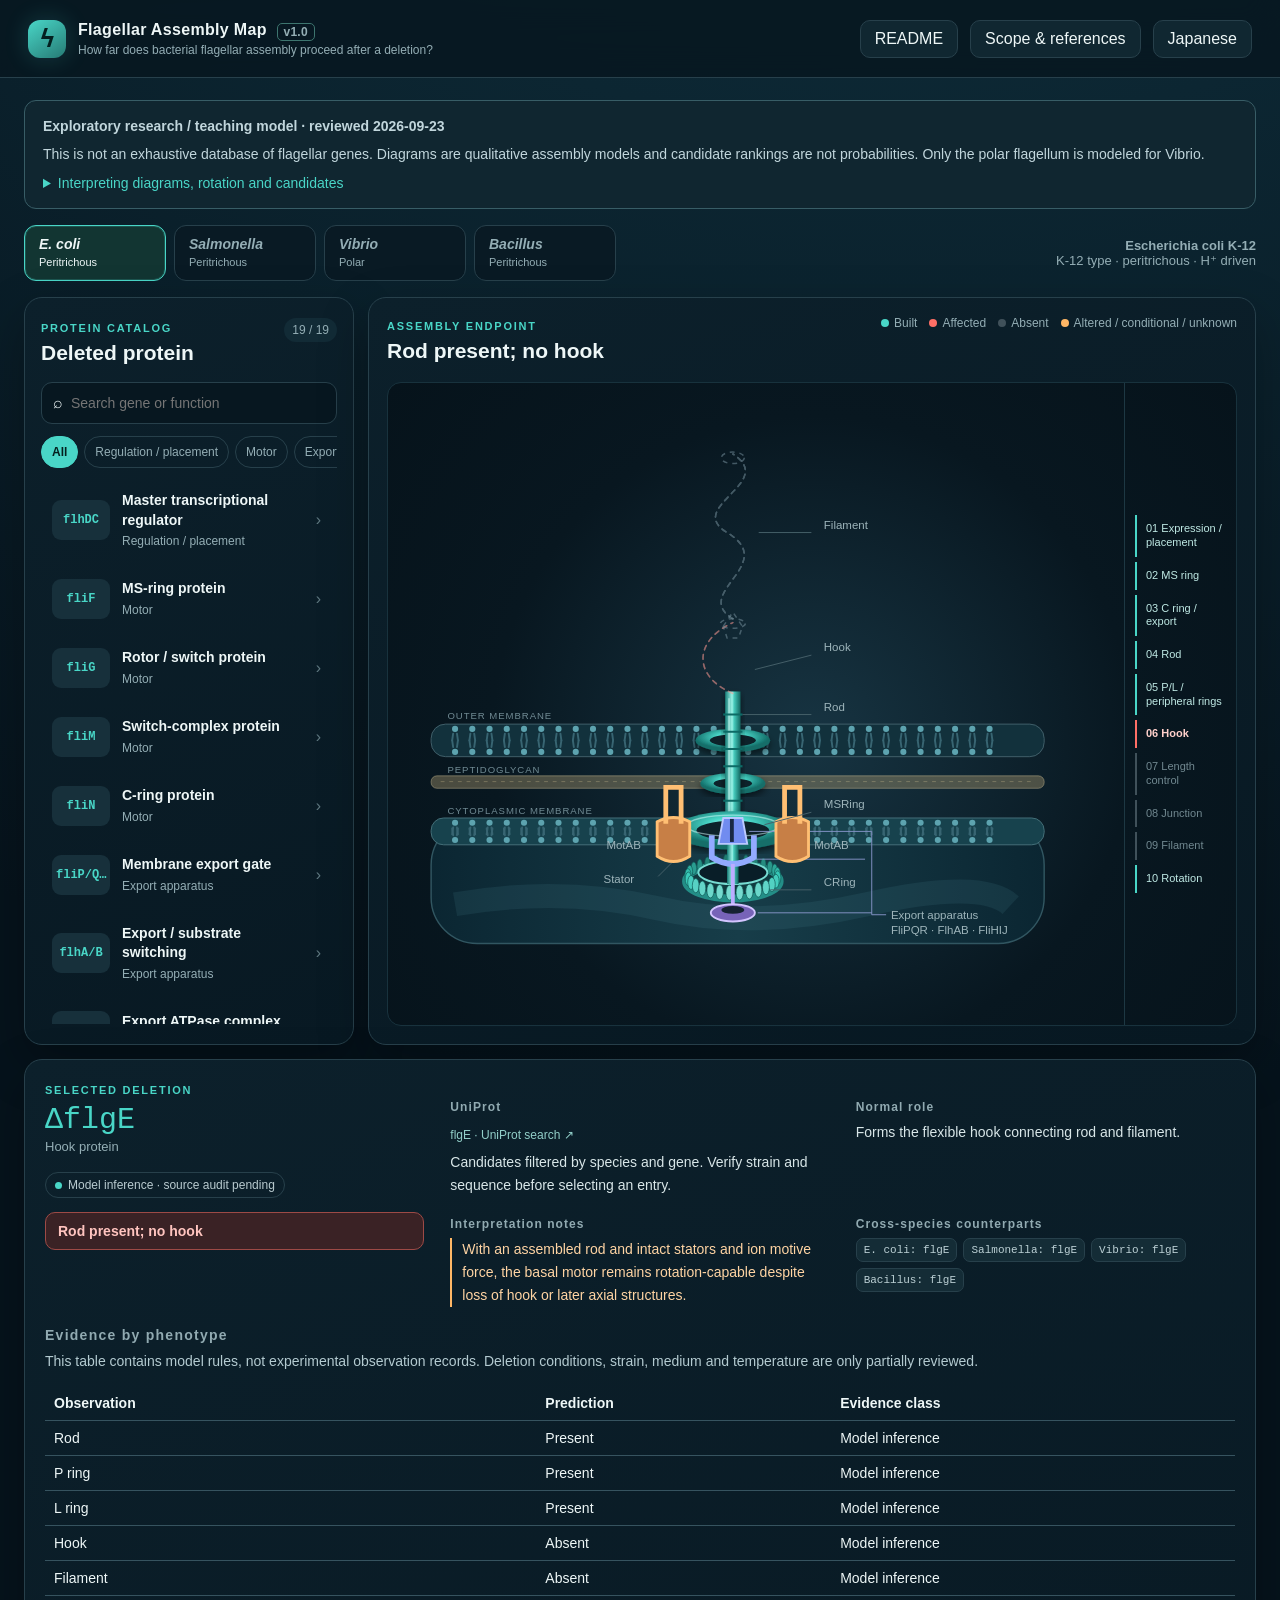
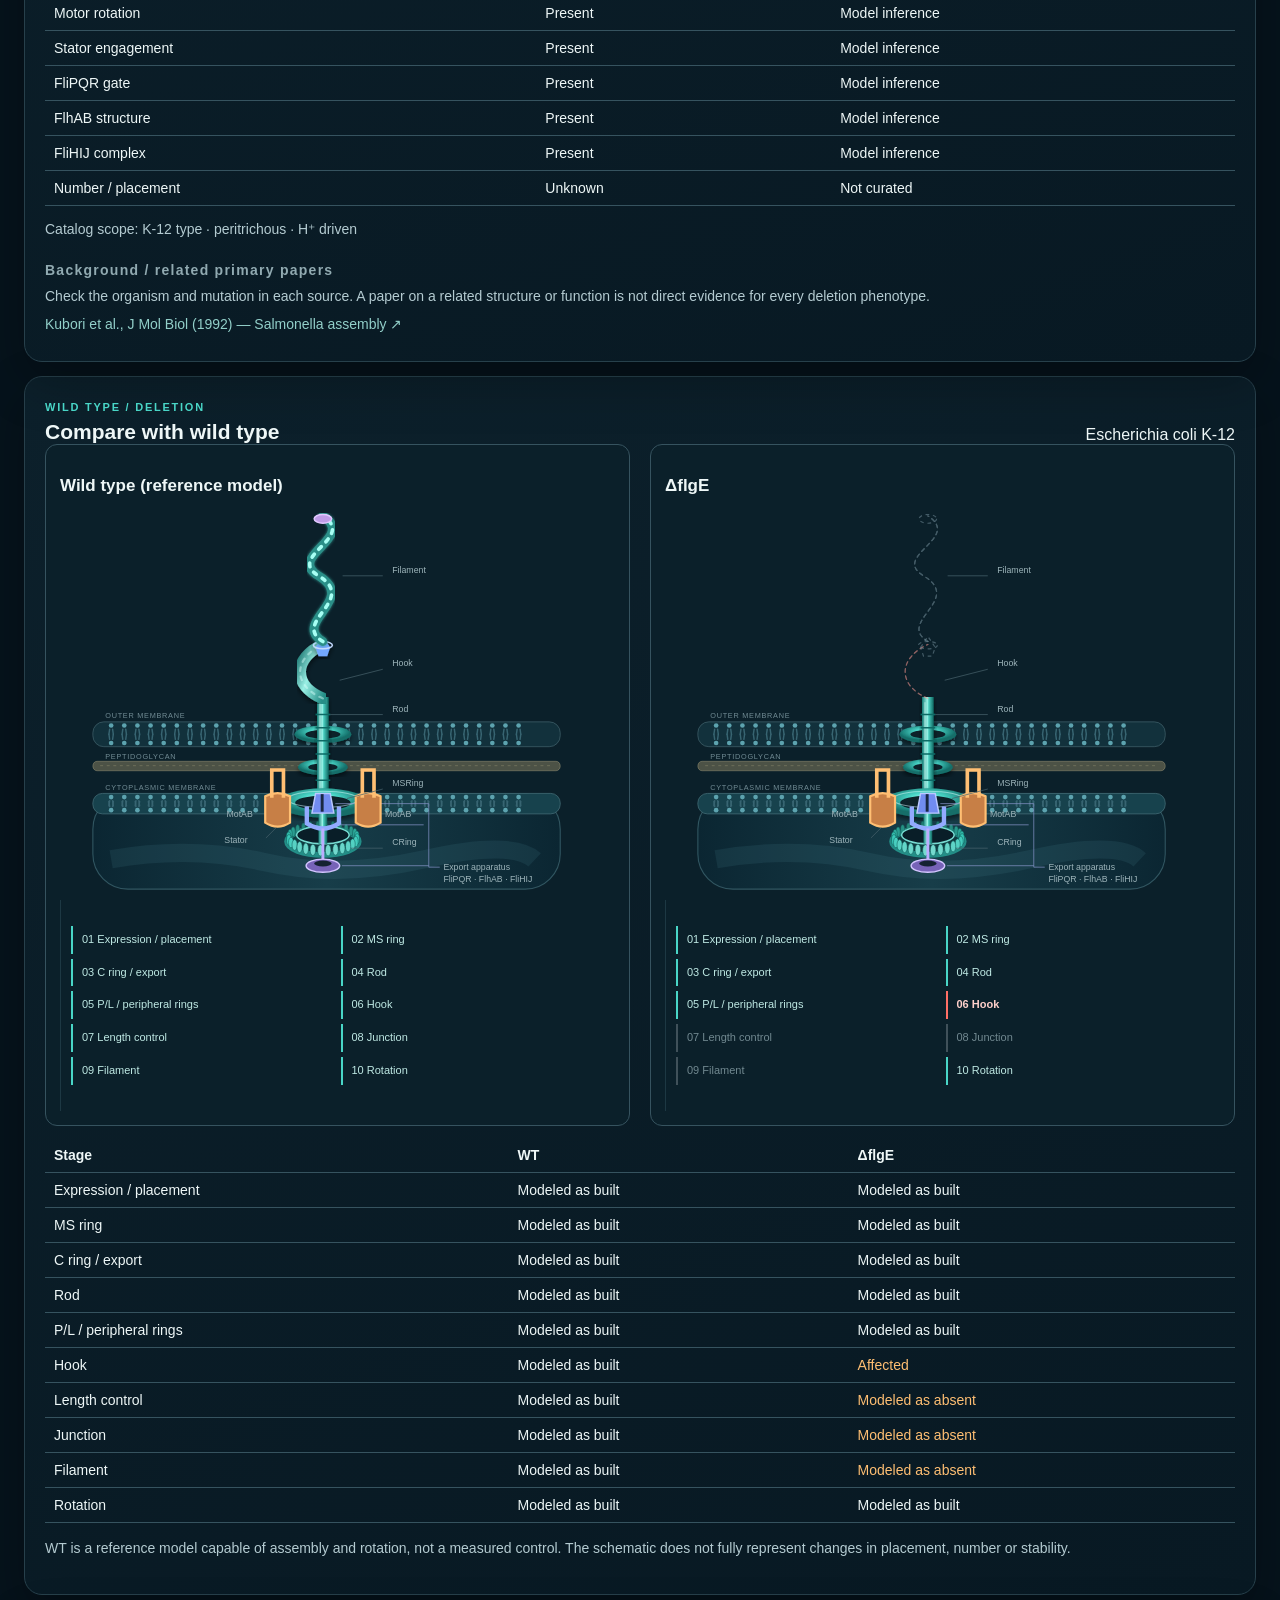
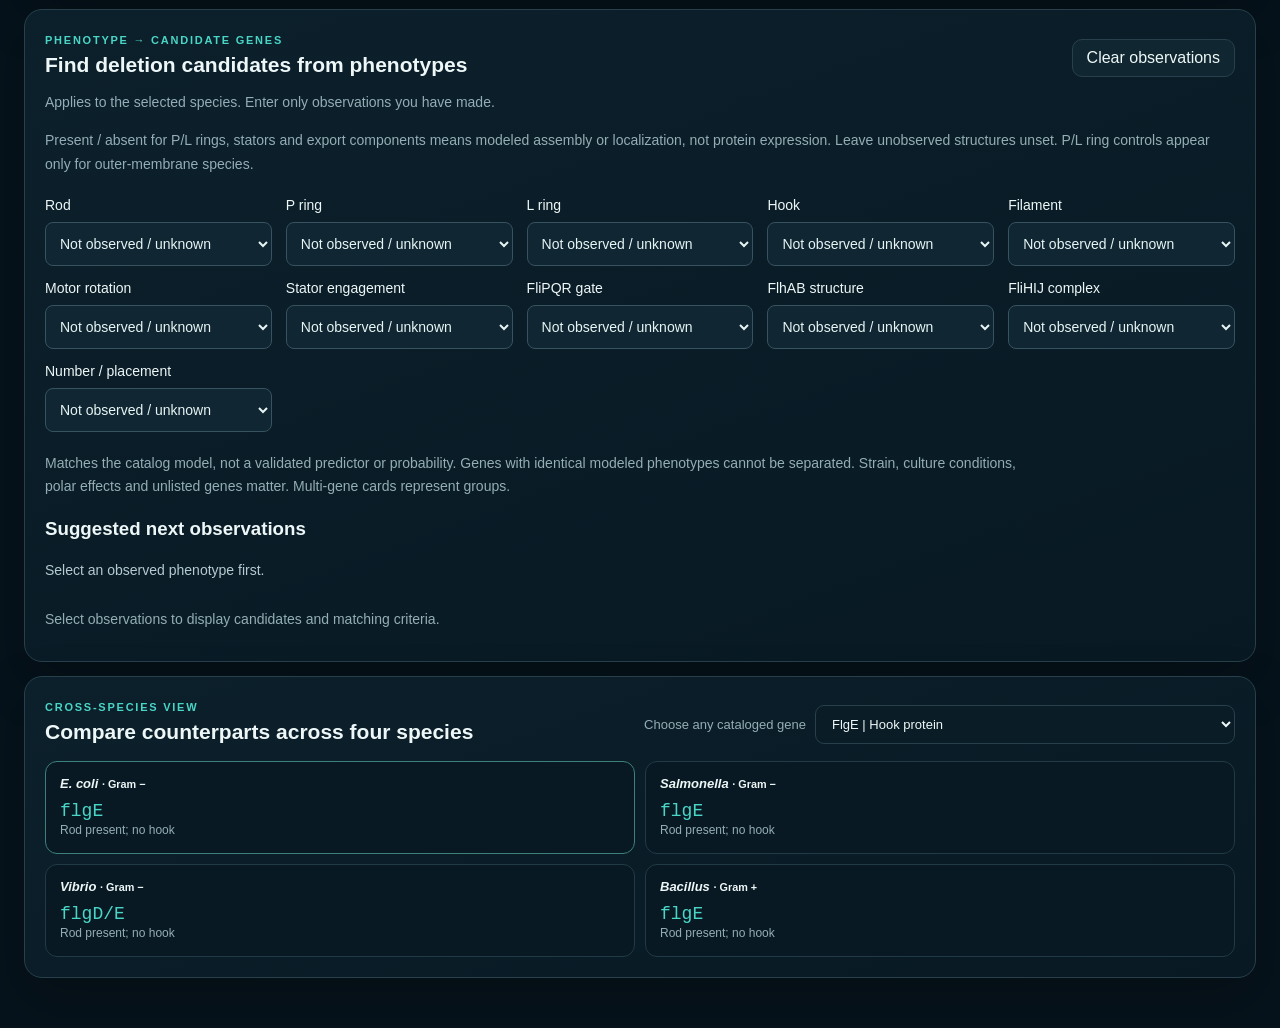
<file: index.html>
<!doctype html>
<html lang="en">
<head>
  <meta charset="utf-8">
  <meta name="viewport" content="width=device-width, initial-scale=1">
  <meta name="description" content="Explore flagellar assembly, deletion phenotypes, wild-type comparisons and evidence across four bacterial species.">
  <meta name="theme-color" content="#07151f">
  <title>Flagellar Assembly Map — Bacterial Flagellar Assembly</title>
  <link rel="icon" type="image/svg+xml" href="data:image/svg+xml,%3Csvg xmlns='http://www.w3.org/2000/svg' viewBox='0 0 64 64'%3E%3Crect width='64' height='64' rx='14' fill='%2307151f'/%3E%3Ccircle cx='25' cy='40' r='8' fill='none' stroke='%2347d7c5' stroke-width='5'/%3E%3Cpath d='M25 32V20c0-7 7-8 7-14M25 20c0-7-7-8-7-14' fill='none' stroke='%23ffb86b' stroke-width='4' stroke-linecap='round'/%3E%3C/svg%3E">
  <link rel="stylesheet" href="styles.css">
</head>
<body>
  <header class="topbar">
    <div class="brand">
      <span class="brand-mark" aria-hidden="true">ϟ</span>
      <div><strong>Flagellar Assembly Map <span class="version-badge">v1.0</span></strong><span>バクテリアべん毛は、欠損でどこまで組み上がるか</span></div>
    </div>
    <a class="method-button readme-link" href="README.html" target="_blank" rel="noopener noreferrer">README</a>
    <button class="method-button" id="methodButton" type="button">判定基準・文献</button>
  </header>

  <main>
    <aside id="auditNotice" class="review-notice" aria-label="Scope"></aside>
    <section class="species-strip" aria-label="菌種を選択">
      <div class="species-tabs" id="speciesTabs"></div>
      <div class="strain-note" id="strainNote"></div>
    </section>

    <section class="workspace">
      <aside class="catalog-panel">
        <div class="catalog-head">
          <div>
            <span class="eyebrow">PROTEIN CATALOG</span>
            <h1>欠損タンパク質</h1>
          </div>
          <span class="count" id="resultCount"></span>
        </div>
        <label class="search-box">
          <span aria-hidden="true">⌕</span>
          <input id="proteinSearch" type="search" placeholder="遺伝子名・機能で検索" autocomplete="off">
        </label>
        <div class="filter-row" id="filterRow" aria-label="分類で絞り込み"></div>
        <div class="protein-list" id="proteinList" aria-label="タンパク質一覧"></div>
      </aside>

      <section class="visual-panel">
        <div class="visual-head">
          <div>
            <span class="eyebrow">ASSEMBLY ENDPOINT</span>
            <h2 id="endpointTitle">—</h2>
          </div>
          <div class="legend" aria-label="凡例">
            <span><i class="dot built"></i>構築される</span>
            <span><i class="dot affected"></i>欠損の影響点</span>
            <span><i class="dot absent"></i>形成されない</span>
            <span><i class="dot warn"></i><span id="uncertainLegend"></span></span>
          </div>
        </div>
        <div class="diagram-wrap">
          <svg id="flagellumDiagram" viewBox="0 0 760 530" role="img" aria-labelledby="diagramTitle diagramDesc">
            <title id="diagramTitle">バクテリアべん毛の構築停止段階</title>
            <desc id="diagramDesc">バクテリアべん毛のタンパク質を欠損したときに構築される部分と形成されない部分を示す模式図</desc>
          </svg>
          <div class="stage-rail" id="stageRail" aria-label="構築段階"></div>
        </div>
      </section>

      <aside class="detail-panel" id="detailPanel" aria-live="polite"></aside>
    </section>

    <section class="compare-section"><div class="compare-head"><div><span class="eyebrow">WILD TYPE / DELETION</span><h2>野生型との並列比較</h2></div><span id="comparisonSpecies"></span></div><div class="wt-grid"><article><h3>野生型（基準モデル）</h3><svg id="wildtypeDiagram" viewBox="0 0 760 530" role="img"></svg><div id="wildtypeRail" class="stage-rail"></div></article><article><h3 id="mutantHeading"></h3><svg id="mutantDiagram" viewBox="0 0 760 530" role="img"></svg><div id="mutantRail" class="stage-rail"></div></article></div><div id="wildtypeDifferences" class="table-scroll"></div></section>
    <section class="compare-section phenotype-section">
      <div class="compare-head"><div><span class="eyebrow">PHENOTYPE → CANDIDATE GENES</span><h2>表現型から欠損候補を絞り込む</h2></div><button type="button" class="method-button" id="resetPhenotype">条件をクリア</button></div>
      <p>上で選択した菌種が対象です。観察できた項目だけを選んでください。</p>
      <p id="structuralObservationNote">P/Lリング・固定子・輸送装置の「あり／なし」は模式図での組立・局在を示します。細胞内のタンパク質発現量とは異なります。観察できていなければ未観察のままにしてください。P/Lリングは外膜を持つ菌種のみ表示します。</p>
      <div id="phenotypeControls" class="phenotype-controls"></div>
      <p class="prediction-note">収載された構築モデルとの照合であり、検証済みの予測器・確率ではありません。同じ表現型を示す遺伝子は区別できず、株・培養条件・極性効果・未収載遺伝子も影響します。複数遺伝子のカードは群単位の候補です。</p>
      <h3>追加観察の提案</h3><div id="nextObservations"></div>
      <div id="phenotypeResults" class="phenotype-results" aria-live="polite"></div>
    </section>

    <section class="compare-section">
      <div class="compare-head">
        <div><span class="eyebrow">CROSS-SPECIES VIEW</span><h2>4菌種で対応関係を比較</h2></div>
        <div class="compare-control">
          <label for="compareGene">全収載遺伝子から比較</label>
          <select id="compareGene"></select>
        </div>
      </div>
      <div class="compare-grid" id="compareGrid"></div>
    </section>
  </main>

  <dialog id="methodDialog">
    <form method="dialog" class="dialog-card">
      <button class="close-button" aria-label="閉じる">×</button>
      <span class="eyebrow">SCOPE & EVIDENCE</span>
      <h2>判定基準と注意点</h2>
      <p>モデル予測と原著の実験結果を区別します。文献リンクは登録情報であり、各欠損の直接証拠を保証しません。</p><ul><li>原著の株・実験条件・図番号が未確認の項目は未照合と表示します。</li><li>追加観察は矛盾のない候補を対象に、既知の予測が異なる組合せ数で順位付けします。未知の結果は候補除外に使いません。</li><li>株、培地、発現量、極性効果で表現型が変わる場合があります。</li></ul>
      <button class="primary-button">閉じる</button>
    </form>
  </dialog>
  <script src="locale.js"></script><script src="research.js"></script><script src="audit.js"></script><script src="components.js"></script><script src="app.js"></script>
</body>
</html>
</file>
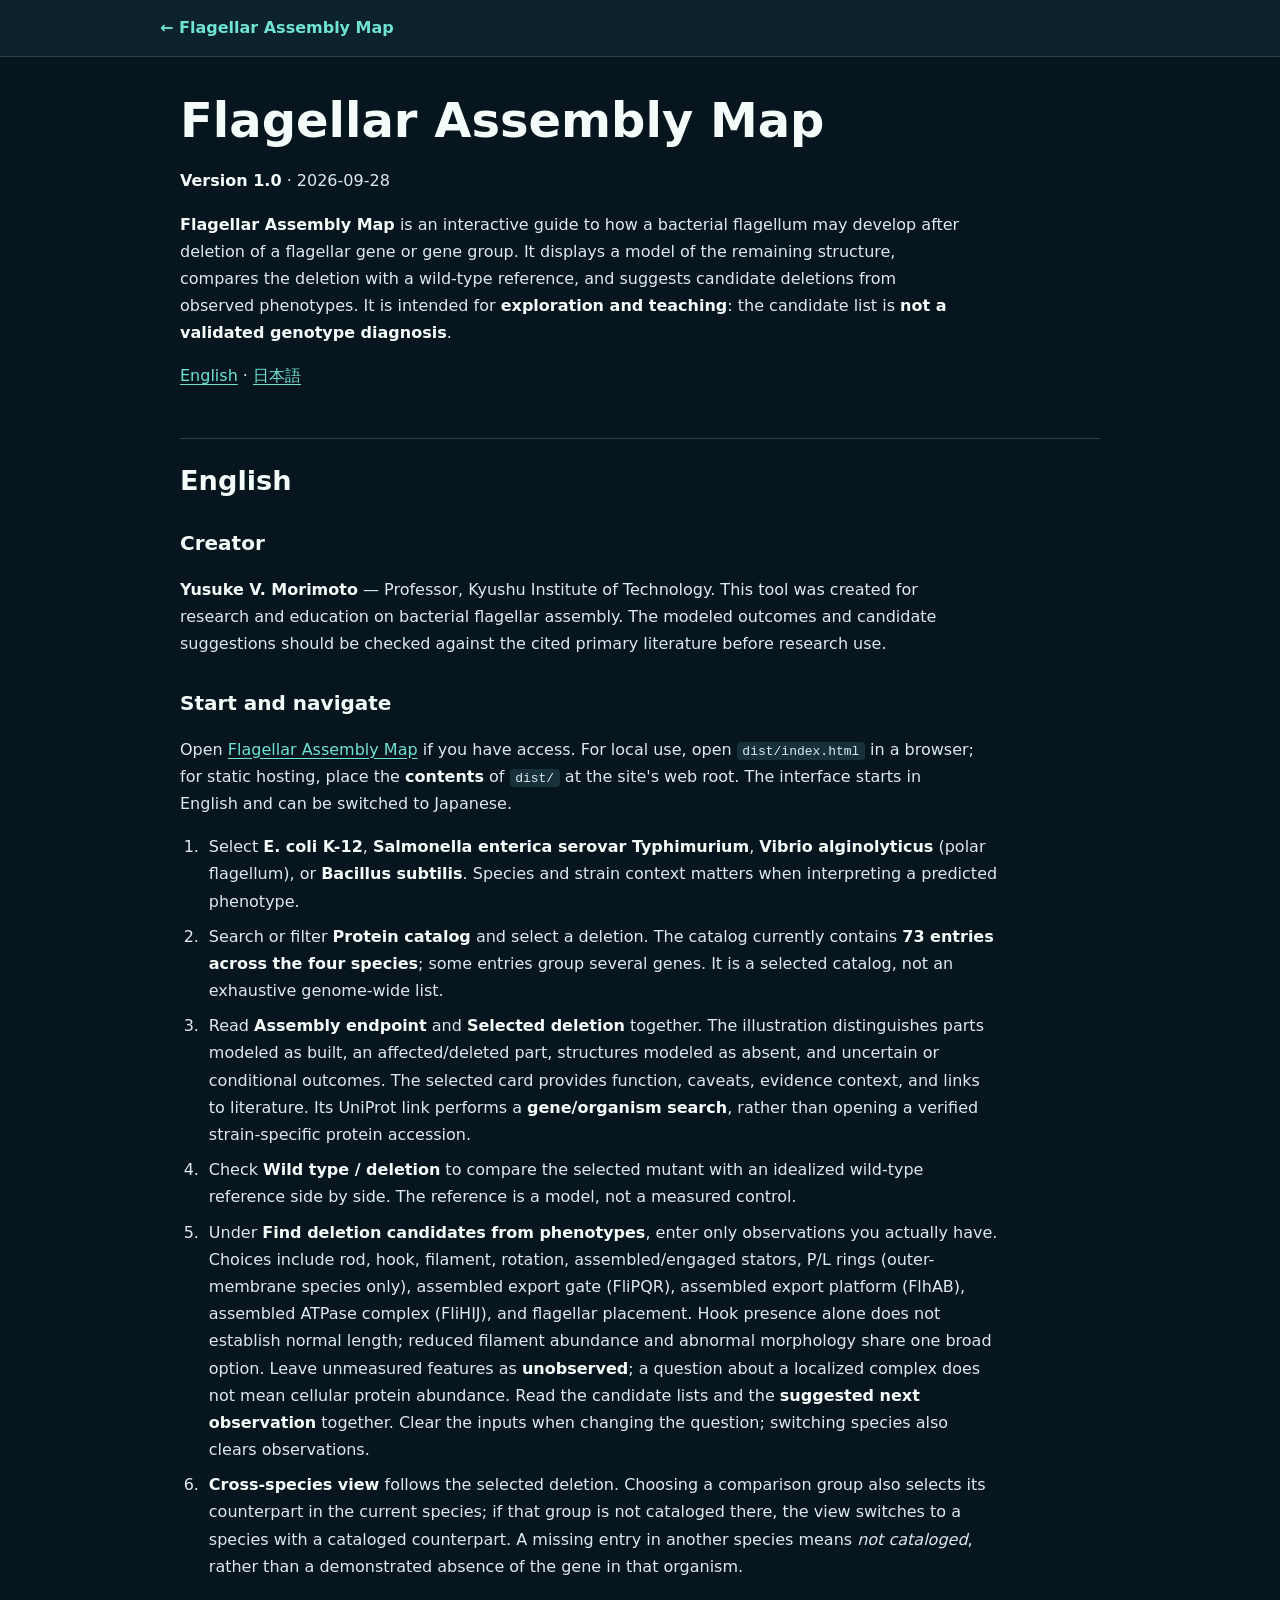
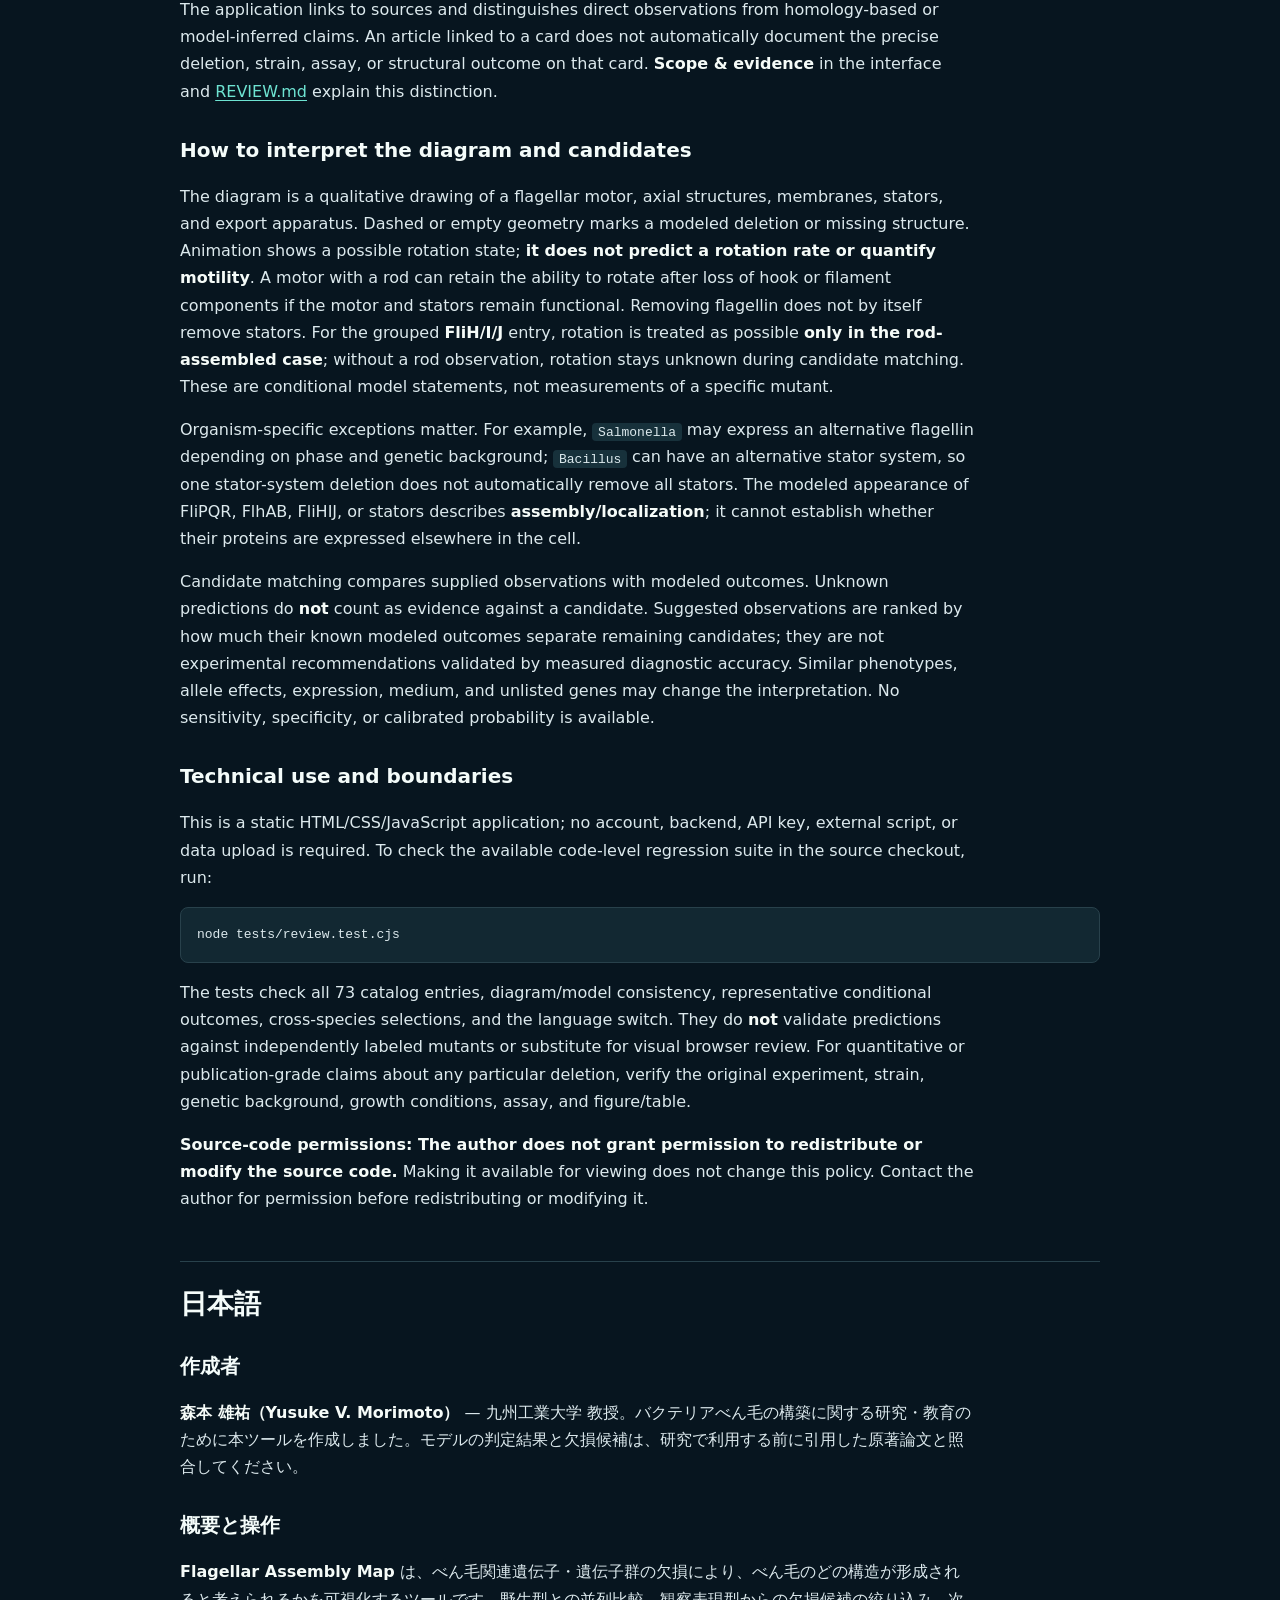
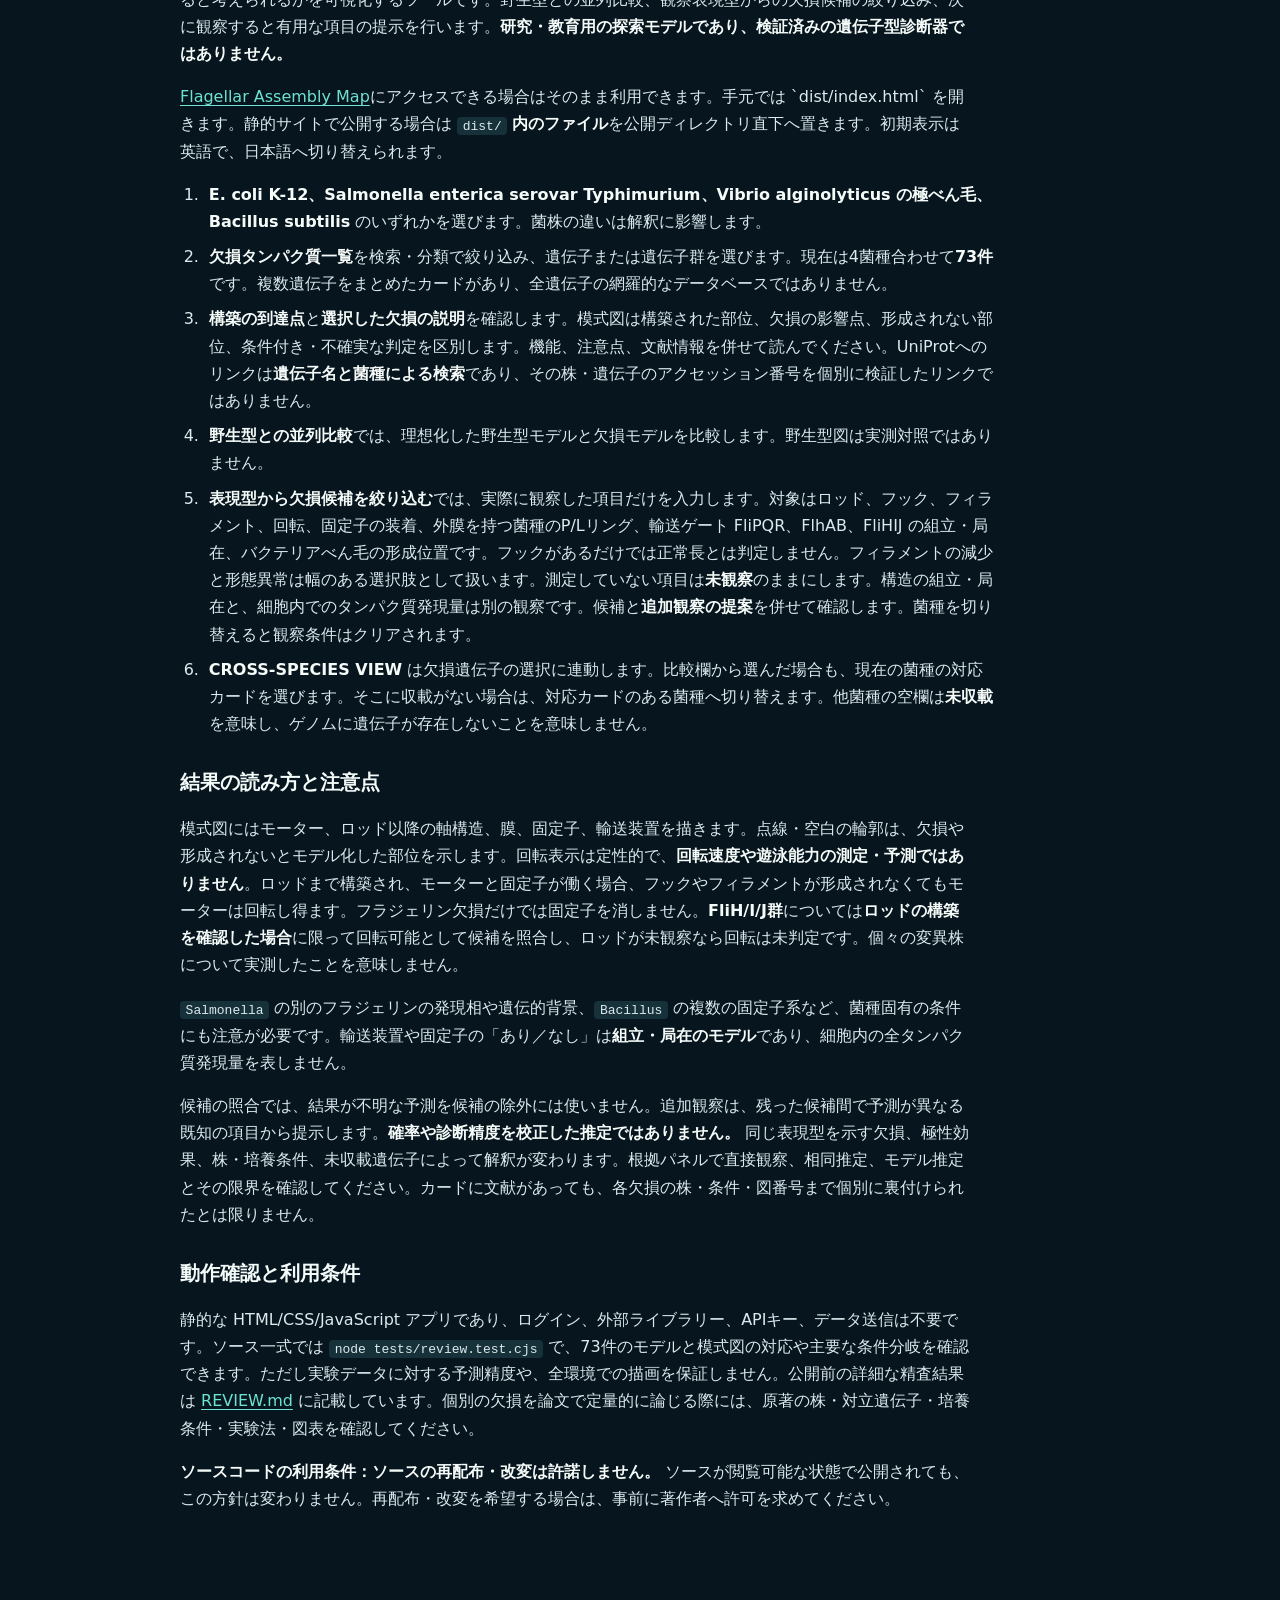
<file: README.html>
<!doctype html>
<html lang="en">
<head>
  <meta charset="utf-8">
  <meta name="viewport" content="width=device-width, initial-scale=1">
  <meta name="theme-color" content="#07151f">
  <meta name="description" content="Flagellar Assembly Map documentation, creator, model scope, and source permissions.">
  <title>README — Flagellar Assembly Map</title>
  <style>
    :root { color-scheme: dark; font-family: system-ui, -apple-system, "Segoe UI", sans-serif; line-height: 1.7; }
    * { box-sizing: border-box; }
    html { scroll-behavior: smooth; }
    body { margin: 0; background: #07151f; color: #dce9ed; }
    a { color: #6ee3d2; text-underline-offset: .2em; }
    a:hover, a:focus-visible { color: #b9fff0; }
    .bar { background: #0c222d; border-bottom: 1px solid #28414b; padding: .9rem max(1.25rem, calc((100vw - 60rem)/2)); }
    .bar a { display: inline-block; text-decoration: none; font-weight: 700; }
    main { max-width: 60rem; padding: 2rem 1.25rem 5rem; margin: auto; }
    h1, h2, h3 { line-height: 1.3; color: #f4fcfa; scroll-margin-top: 1.5rem; }
    h1 { font-size: clamp(2rem, 5vw, 3rem); margin: 0 0 1rem; }
    h2 { font-size: 1.7rem; border-top: 1px solid #28414b; padding-top: 1.5rem; margin-top: 3rem; }
    h3 { font-size: 1.25rem; margin-top: 2rem; }
    p, li { max-width: 78ch; }
    li { padding-left: .3rem; margin: .5rem 0; }
    ol { padding-left: 1.5rem; }
    strong { color: #f5fbf8; }
    code { background: #17313b; padding: .1rem .35rem; border-radius: .25rem; overflow-wrap: anywhere; }
    pre { background: #122832; border: 1px solid #28414b; border-radius: .5rem; padding: 1rem; overflow-x: auto; }
    pre code { background: none; padding: 0; }
    @media print { :root { color-scheme: light; } body { background: white; color: #182a30; } h1,h2,h3,strong { color: #182a30; } a { color: #075f58; } .bar { display: none; } }
  </style>
</head>
<body>
  <nav class="bar" aria-label="Site navigation"><a href="index.html">← Flagellar Assembly Map</a></nav>
  <main id="main">
<h1 id="flagellar-assembly-map">Flagellar Assembly Map</h1>
<p><strong>Version 1.0</strong> · 2026-09-28</p>
<p><strong>Flagellar Assembly Map</strong> is an interactive guide to how a bacterial flagellum may develop after deletion of a flagellar gene or gene group. It displays a model of the remaining structure, compares the deletion with a wild-type reference, and suggests candidate deletions from observed phenotypes. It is intended for <strong>exploration and teaching</strong>: the candidate list is <strong>not a validated genotype diagnosis</strong>.</p>
<p><a href="#english">English</a> · <a href="#日本語">日本語</a></p>
<h2 id="english">English</h2>
<h3 id="creator">Creator</h3>
<p><strong>Yusuke V. Morimoto</strong> — Professor, Kyushu Institute of Technology. This tool was created for research and education on bacterial flagellar assembly. The modeled outcomes and candidate suggestions should be checked against the cited primary literature before research use.</p>
<h3 id="start-and-navigate">Start and navigate</h3>
<p>Open <a href="https://flagellar-assembly-map.yvm001.chatgpt.site">Flagellar Assembly Map</a> if you have access. For local use, open <code>dist/index.html</code> in a browser; for static hosting, place the <strong>contents</strong> of <code>dist/</code> at the site's web root. The interface starts in English and can be switched to Japanese.</p>
<ol type="1">
<li>Select <strong>E. coli K-12</strong>, <strong>Salmonella enterica serovar Typhimurium</strong>, <strong>Vibrio alginolyticus</strong> (polar flagellum), or <strong>Bacillus subtilis</strong>. Species and strain context matters when interpreting a predicted phenotype.</li>
<li>Search or filter <strong>Protein catalog</strong> and select a deletion. The catalog currently contains <strong>73 entries across the four species</strong>; some entries group several genes. It is a selected catalog, not an exhaustive genome-wide list.</li>
<li>Read <strong>Assembly endpoint</strong> and <strong>Selected deletion</strong> together. The illustration distinguishes parts modeled as built, an affected/deleted part, structures modeled as absent, and uncertain or conditional outcomes. The selected card provides function, caveats, evidence context, and links to literature. Its UniProt link performs a <strong>gene/organism search</strong>, rather than opening a verified strain-specific protein accession.</li>
<li>Check <strong>Wild type / deletion</strong> to compare the selected mutant with an idealized wild-type reference side by side. The reference is a model, not a measured control.</li>
<li>Under <strong>Find deletion candidates from phenotypes</strong>, enter only observations you actually have. Choices include rod, hook, filament, rotation, assembled/engaged stators, P/L rings (outer-membrane species only), assembled export gate (FliPQR), assembled export platform (FlhAB), assembled ATPase complex (FliHIJ), and flagellar placement. Hook presence alone does not establish normal length; reduced filament abundance and abnormal morphology share one broad option. Leave unmeasured features as <strong>unobserved</strong>; a question about a localized complex does not mean cellular protein abundance. Read the candidate lists and the <strong>suggested next observation</strong> together. Clear the inputs when changing the question; switching species also clears observations.</li>
<li><strong>Cross-species view</strong> follows the selected deletion. Choosing a comparison group also selects its counterpart in the current species; if that group is not cataloged there, the view switches to a species with a cataloged counterpart. A missing entry in another species means <em>not cataloged</em>, rather than a demonstrated absence of the gene in that organism.</li>
</ol>
<p>The application links to sources and distinguishes direct observations from homology-based or model-inferred claims. An article linked to a card does not automatically document the precise deletion, strain, assay, or structural outcome on that card. <strong>Scope &amp; evidence</strong> in the interface and <a href="REVIEW.md">REVIEW.md</a> explain this distinction.</p>
<h3 id="how-to-interpret-the-diagram-and-candidates">How to interpret the diagram and candidates</h3>
<p>The diagram is a qualitative drawing of a flagellar motor, axial structures, membranes, stators, and export apparatus. Dashed or empty geometry marks a modeled deletion or missing structure. Animation shows a possible rotation state; <strong>it does not predict a rotation rate or quantify motility</strong>. A motor with a rod can retain the ability to rotate after loss of hook or filament components if the motor and stators remain functional. Removing flagellin does not by itself remove stators. For the grouped <strong>FliH/I/J</strong> entry, rotation is treated as possible <strong>only in the rod-assembled case</strong>; without a rod observation, rotation stays unknown during candidate matching. These are conditional model statements, not measurements of a specific mutant.</p>
<p>Organism-specific exceptions matter. For example, <code>Salmonella</code> may express an alternative flagellin depending on phase and genetic background; <code>Bacillus</code> can have an alternative stator system, so one stator-system deletion does not automatically remove all stators. The modeled appearance of FliPQR, FlhAB, FliHIJ, or stators describes <strong>assembly/localization</strong>; it cannot establish whether their proteins are expressed elsewhere in the cell.</p>
<p>Candidate matching compares supplied observations with modeled outcomes. Unknown predictions do <strong>not</strong> count as evidence against a candidate. Suggested observations are ranked by how much their known modeled outcomes separate remaining candidates; they are not experimental recommendations validated by measured diagnostic accuracy. Similar phenotypes, allele effects, expression, medium, and unlisted genes may change the interpretation. No sensitivity, specificity, or calibrated probability is available.</p>
<h3 id="technical-use-and-boundaries">Technical use and boundaries</h3>
<p>This is a static HTML/CSS/JavaScript application; no account, backend, API key, external script, or data upload is required. To check the available code-level regression suite in the source checkout, run:</p>
<pre class="sh"><code>node tests/review.test.cjs</code></pre>
<p>The tests check all 73 catalog entries, diagram/model consistency, representative conditional outcomes, cross-species selections, and the language switch. They do <strong>not</strong> validate predictions against independently labeled mutants or substitute for visual browser review. For quantitative or publication-grade claims about any particular deletion, verify the original experiment, strain, genetic background, growth conditions, assay, and figure/table.</p>
<p><strong>Source-code permissions: The author does not grant permission to redistribute or modify the source code.</strong> Making it available for viewing does not change this policy. Contact the author for permission before redistributing or modifying it.</p>
<h2 id="日本語">日本語</h2>
<h3 id="作成者">作成者</h3>
<p><strong>森本 雄祐（Yusuke V. Morimoto）</strong> — 九州工業大学 教授。バクテリアべん毛の構築に関する研究・教育のために本ツールを作成しました。モデルの判定結果と欠損候補は、研究で利用する前に引用した原著論文と照合してください。</p>
<h3 id="概要と操作">概要と操作</h3>
<p><strong>Flagellar Assembly Map</strong> は、べん毛関連遺伝子・遺伝子群の欠損により、べん毛のどの構造が形成されると考えられるかを可視化するツールです。野生型との並列比較、観察表現型からの欠損候補の絞り込み、次に観察すると有用な項目の提示を行います。<strong>研究・教育用の探索モデルであり、検証済みの遺伝子型診断器ではありません。</strong></p>
<p><a href="https://flagellar-assembly-map.yvm001.chatgpt.site">Flagellar Assembly Map</a>にアクセスできる場合はそのまま利用できます。手元では `dist/index.html` を開きます。静的サイトで公開する場合は <code>dist/</code> <strong>内のファイル</strong>を公開ディレクトリ直下へ置きます。初期表示は英語で、日本語へ切り替えられます。</p>
<ol type="1">
<li><strong>E. coli K-12、Salmonella enterica serovar Typhimurium、Vibrio alginolyticus の極べん毛、Bacillus subtilis</strong> のいずれかを選びます。菌株の違いは解釈に影響します。</li>
<li><strong>欠損タンパク質一覧</strong>を検索・分類で絞り込み、遺伝子または遺伝子群を選びます。現在は4菌種合わせて<strong>73件</strong>です。複数遺伝子をまとめたカードがあり、全遺伝子の網羅的なデータベースではありません。</li>
<li><strong>構築の到達点</strong>と<strong>選択した欠損の説明</strong>を確認します。模式図は構築された部位、欠損の影響点、形成されない部位、条件付き・不確実な判定を区別します。機能、注意点、文献情報を併せて読んでください。UniProtへのリンクは<strong>遺伝子名と菌種による検索</strong>であり、その株・遺伝子のアクセッション番号を個別に検証したリンクではありません。</li>
<li><strong>野生型との並列比較</strong>では、理想化した野生型モデルと欠損モデルを比較します。野生型図は実測対照ではありません。</li>
<li><strong>表現型から欠損候補を絞り込む</strong>では、実際に観察した項目だけを入力します。対象はロッド、フック、フィラメント、回転、固定子の装着、外膜を持つ菌種のP/Lリング、輸送ゲート FliPQR、FlhAB、FliHIJ の組立・局在、バクテリアべん毛の形成位置です。フックがあるだけでは正常長とは判定しません。フィラメントの減少と形態異常は幅のある選択肢として扱います。測定していない項目は<strong>未観察</strong>のままにします。構造の組立・局在と、細胞内でのタンパク質発現量は別の観察です。候補と<strong>追加観察の提案</strong>を併せて確認します。菌種を切り替えると観察条件はクリアされます。</li>
<li><strong>CROSS-SPECIES VIEW</strong> は欠損遺伝子の選択に連動します。比較欄から選んだ場合も、現在の菌種の対応カードを選びます。そこに収載がない場合は、対応カードのある菌種へ切り替えます。他菌種の空欄は<strong>未収載</strong>を意味し、ゲノムに遺伝子が存在しないことを意味しません。</li>
</ol>
<h3 id="結果の読み方と注意点">結果の読み方と注意点</h3>
<p>模式図にはモーター、ロッド以降の軸構造、膜、固定子、輸送装置を描きます。点線・空白の輪郭は、欠損や形成されないとモデル化した部位を示します。回転表示は定性的で、<strong>回転速度や遊泳能力の測定・予測ではありません</strong>。ロッドまで構築され、モーターと固定子が働く場合、フックやフィラメントが形成されなくてもモーターは回転し得ます。フラジェリン欠損だけでは固定子を消しません。<strong>FliH/I/J群</strong>については<strong>ロッドの構築を確認した場合</strong>に限って回転可能として候補を照合し、ロッドが未観察なら回転は未判定です。個々の変異株について実測したことを意味しません。</p>
<p><code>Salmonella</code> の別のフラジェリンの発現相や遺伝的背景、<code>Bacillus</code> の複数の固定子系など、菌種固有の条件にも注意が必要です。輸送装置や固定子の「あり／なし」は<strong>組立・局在のモデル</strong>であり、細胞内の全タンパク質発現量を表しません。</p>
<p>候補の照合では、結果が不明な予測を候補の除外には使いません。追加観察は、残った候補間で予測が異なる既知の項目から提示します。<strong>確率や診断精度を校正した推定ではありません。</strong> 同じ表現型を示す欠損、極性効果、株・培養条件、未収載遺伝子によって解釈が変わります。根拠パネルで直接観察、相同推定、モデル推定とその限界を確認してください。カードに文献があっても、各欠損の株・条件・図番号まで個別に裏付けられたとは限りません。</p>
<h3 id="動作確認と利用条件">動作確認と利用条件</h3>
<p>静的な HTML/CSS/JavaScript アプリであり、ログイン、外部ライブラリー、APIキー、データ送信は不要です。ソース一式では <code>node tests/review.test.cjs</code> で、73件のモデルと模式図の対応や主要な条件分岐を確認できます。ただし実験データに対する予測精度や、全環境での描画を保証しません。公開前の詳細な精査結果は <a href="REVIEW.md">REVIEW.md</a> に記載しています。個別の欠損を論文で定量的に論じる際には、原著の株・対立遺伝子・培養条件・実験法・図表を確認してください。</p>
<p><strong>ソースコードの利用条件：ソースの再配布・改変は許諾しません。</strong> ソースが閲覧可能な状態で公開されても、この方針は変わりません。再配布・改変を希望する場合は、事前に著作者へ許可を求めてください。</p>
  </main>
</body>
</html>
</file>
<file: styles.css>
:root{
  color-scheme:dark;--bg:#06131c;--panel:#0b1c27;--panel2:#0e2430;--line:#27404b;
  --text:#eef7f7;--muted:#94aeb5;--cyan:#49d6c7;--cyan2:#2aa99f;--amber:#ffb766;
  --red:#ff6f66;--ghost:#40515a;--blue:#72a7ff;--radius:18px;
  font-family:Inter,ui-sans-serif,-apple-system,BlinkMacSystemFont,"Segoe UI","Noto Sans JP",sans-serif
}
*{box-sizing:border-box}body{margin:0;background:radial-gradient(circle at 70% -20%,#123948 0,transparent 38%),var(--bg);color:var(--text);min-height:100vh}
button,input,select{font:inherit}.topbar{height:74px;border-bottom:1px solid var(--line);display:flex;align-items:center;justify-content:space-between;padding:0 28px;background:#071720df;backdrop-filter:blur(16px);position:sticky;top:0;z-index:10}
.brand{display:flex;align-items:center;gap:12px}.brand-mark{display:grid;place-items:center;width:38px;height:38px;border-radius:12px;background:linear-gradient(145deg,var(--cyan),#267b75);color:#03201f;font-size:24px;font-weight:900;box-shadow:0 0 24px #49d6c733}.brand div{display:flex;flex-direction:column}.brand strong{font-size:16px;letter-spacing:.02em}.brand span:last-child{font-size:12px;color:var(--muted);margin-top:2px}.method-button,.primary-button{border:1px solid var(--line);background:#102731;color:var(--text);border-radius:10px;padding:9px 14px;cursor:pointer}.method-button:hover,.primary-button:hover{border-color:var(--cyan)}
main{max-width:1600px;margin:auto;padding:22px 24px 48px}.species-strip{display:flex;align-items:center;justify-content:space-between;gap:16px;margin-bottom:16px}.species-tabs{display:flex;gap:8px;flex-wrap:wrap}.species-tab{border:1px solid var(--line);color:var(--muted);background:#091a24;padding:10px 14px;border-radius:12px;cursor:pointer;text-align:left;min-width:142px}.species-tab strong{display:block;color:inherit;font-size:14px}.species-tab small{font-size:11px}.species-tab.active{background:#123532;border-color:var(--cyan);color:var(--text);box-shadow:inset 0 0 0 1px #49d6c733}.strain-note{font-size:13px;color:var(--muted);text-align:right}
.workspace{display:grid;grid-template-columns:340px minmax(500px,1fr) 340px;gap:14px;align-items:stretch}.catalog-panel,.visual-panel,.detail-panel,.compare-section{background:linear-gradient(160deg,#0c202b,#081923);border:1px solid var(--line);border-radius:var(--radius);box-shadow:0 20px 50px #0004}.catalog-panel{height:748px;display:flex;flex-direction:column;padding:20px 16px;overflow:hidden}.catalog-head,.visual-head,.compare-head{display:flex;align-items:flex-start;justify-content:space-between;gap:12px}.catalog-head,.search-box,.filter-row{flex:0 0 auto}.eyebrow{font-size:11px;letter-spacing:.16em;color:var(--cyan);font-weight:800}.catalog-head h1,.visual-head h2,.compare-head h2{margin:5px 0 0;font-size:21px}.count{font-size:12px;color:var(--muted);background:#122b36;padding:5px 8px;border-radius:999px}.search-box{display:flex;align-items:center;gap:8px;border:1px solid var(--line);background:#071720;border-radius:11px;padding:0 11px;margin:17px 0 12px}.search-box:focus-within{border-color:var(--cyan)}.search-box input{width:100%;background:none;border:0;outline:0;color:var(--text);padding:12px 0;font-size:14px}.filter-row{display:flex;gap:6px;overflow-x:auto;overflow-y:hidden;min-height:43px;padding-bottom:11px}.filter-chip{white-space:nowrap;border:1px solid var(--line);background:transparent;color:var(--muted);border-radius:999px;padding:6px 10px;font-size:12px;cursor:pointer}.filter-chip.active{background:var(--cyan);border-color:var(--cyan);color:#04201e;font-weight:800}.protein-list{flex:1 1 auto;min-height:0;overflow-y:auto;overflow-x:hidden;padding-right:5px}.protein-card{width:100%;min-height:64px;border:1px solid transparent;background:transparent;color:var(--text);display:grid;grid-template-columns:58px 1fr auto;align-items:center;gap:12px;text-align:left;border-radius:13px;padding:11px 10px;cursor:pointer;margin-bottom:5px}.protein-card:hover{background:#112833}.protein-card.active{border-color:#3f8f89;background:linear-gradient(90deg,#143a38,#102b34)}.gene-badge{display:grid;place-items:center;min-height:40px;background:#17303b;border-radius:9px;font-family:ui-monospace,SFMono-Regular,Menlo,monospace;font-weight:800;color:var(--cyan);font-size:12px;padding:4px}.protein-card.active .gene-badge{background:var(--cyan);color:#05211f}.protein-name{font-size:14px;font-weight:650;line-height:1.4}.protein-stage{display:block;font-size:12px;color:var(--muted);margin-top:3px;line-height:1.35}.protein-arrow{color:#5f7880}
.visual-panel{height:748px;padding:18px;min-width:0}.visual-head{height:58px}.legend{display:flex;gap:12px;font-size:11px;color:var(--muted);flex-wrap:wrap;justify-content:flex-end}.legend span{display:flex;align-items:center;gap:5px}.dot{width:8px;height:8px;border-radius:50%;display:inline-block}.dot.built{background:var(--cyan)}.dot.affected{background:var(--red)}.dot.absent{background:var(--ghost)}.diagram-wrap{height:calc(100% - 58px);display:grid;grid-template-columns:minmax(0,1fr) 112px;gap:8px;background:radial-gradient(circle at 50% 55%,#173442 0,#081720 58%,#06131b 100%);border-radius:14px;border:1px solid #18323d;overflow:hidden}.diagram-wrap svg{width:100%;height:100%;overflow:visible}.stage-rail{border-left:1px solid #1d3843;padding:26px 10px;display:flex;flex-direction:column;justify-content:center;gap:5px}.stage-item{border-left:2px solid var(--ghost);padding:7px 0 7px 9px;font-size:11px;color:#718890;line-height:1.25}.stage-item.built{border-color:var(--cyan);color:#bfe9e4}.stage-item.affected{border-color:var(--red);color:#ffd0cb;font-weight:700}.stage-item.warn{border-color:var(--amber);color:#ffd9aa}.svg-label{font-size:12px;fill:#9db4ba}.component{transition:opacity .25s,filter .25s}.component.absent{opacity:.14;filter:saturate(.15)}.component.affected{filter:drop-shadow(0 0 7px #ff6f66);stroke:var(--red)!important}.component.warn{filter:drop-shadow(0 0 7px #ffb766);stroke:var(--amber)!important}.membrane-label{font-size:10px;fill:#718b94;letter-spacing:.1em}.molecular-surface{mix-blend-mode:screen}.rotor-spin{transform-box:fill-box;transform-origin:center;animation:rotor-ccw 1.25s linear infinite}.lipid-head{fill:#5da3af}.lipid-tail{stroke:#386572;stroke-width:2;stroke-linecap:round}.protein-highlight{fill:none;stroke:#dcffff;stroke-width:1.5;opacity:.5}@keyframes rotor-ccw{to{transform:rotate(-360deg)}}@media(prefers-reduced-motion:reduce){.rotor-spin{animation:none}}
.detail-panel{height:748px;padding:20px;overflow:auto}.detail-gene{font-family:ui-monospace,SFMono-Regular,Menlo,monospace;color:var(--cyan);font-size:30px;margin:5px 0 2px}.detail-name{font-size:13px;color:var(--muted);margin-bottom:18px}.endpoint-badge{border:1px solid #9d4a46;background:#3a2225;color:#ffc4bf;border-radius:10px;padding:10px 12px;font-weight:750;font-size:14px;margin:14px 0}.detail-panel h3{font-size:12px;color:#91aab1;letter-spacing:.09em;margin:20px 0 7px}.detail-panel p{font-size:14px;line-height:1.65;margin:0;color:#d8e6e8}.evidence{display:inline-flex;align-items:center;gap:6px;font-size:12px;color:#b9cbd0;border:1px solid var(--line);border-radius:999px;padding:5px 9px}.evidence i{width:7px;height:7px;border-radius:50%;background:var(--cyan)}.detail-source{display:block;color:#92cfc9;font-size:12px;line-height:1.45;margin:6px 0;text-decoration:none}.detail-source:hover{text-decoration:underline}.caution{border-left:2px solid var(--amber);padding-left:10px;color:#ffd4a3!important}.orthologs{display:flex;gap:6px;flex-wrap:wrap}.ortholog{font-family:ui-monospace,SFMono-Regular,Menlo,monospace;font-size:11px;background:#142c36;border:1px solid var(--line);border-radius:7px;padding:5px 7px;color:#bcd0d5}
.compare-section{margin-top:14px;padding:20px}.compare-head{align-items:end}.compare-control{display:flex;align-items:center;gap:9px;color:var(--muted);font-size:13px}.compare-control select{width:min(420px,52vw);background:#0a1c25;border:1px solid var(--line);color:var(--text);padding:10px 36px 10px 12px;border-radius:9px}.compare-grid{display:grid;grid-template-columns:repeat(4,1fr);gap:10px;margin-top:17px}.compare-card{background:#081923;border:1px solid #203b46;border-radius:12px;padding:14px}.compare-card.active-species{border-color:#3d817c}.compare-card h3{font-size:13px;margin:0 0 10px}.compare-card .compare-gene{font-family:ui-monospace,SFMono-Regular,Menlo,monospace;font-size:18px;color:var(--cyan)}.compare-card .mini-track{height:5px;background:#263943;border-radius:9px;margin:10px 0;overflow:hidden}.compare-card .mini-fill{height:100%;background:linear-gradient(90deg,var(--cyan2),var(--red));border-radius:9px}.compare-card p{font-size:12px;color:var(--muted);line-height:1.5;margin:0}.compare-missing{color:#60757d!important}
dialog{width:min(650px,calc(100% - 32px));border:1px solid var(--line);border-radius:18px;background:#0b202b;color:var(--text);padding:0;box-shadow:0 30px 90px #000b}dialog::backdrop{background:#001016c7;backdrop-filter:blur(5px)}.dialog-card{padding:26px;position:relative}.dialog-card h2{font-size:24px;margin:7px 0 14px}.dialog-card h3{font-size:14px;margin-top:22px}.dialog-card p,.dialog-card li{color:#c4d5d9;line-height:1.65;font-size:14px}.close-button{position:absolute;right:14px;top:12px;background:none;border:0;color:var(--muted);font-size:28px;cursor:pointer}.references{display:grid;gap:7px;margin-bottom:22px}.references a{color:#8ddbd2;text-decoration:none;font-size:13px}.references a:hover{text-decoration:underline}.primary-button{width:100%;background:var(--cyan);color:#03201e;border-color:var(--cyan);font-weight:800}
@media(max-width:1320px){.workspace{grid-template-columns:330px 1fr}.detail-panel{grid-column:1/-1;height:auto;min-height:300px;display:grid;grid-template-columns:1fr 1fr 1fr;gap:0 26px}.detail-main{grid-row:span 3}.compare-grid{grid-template-columns:repeat(2,1fr)}}
@media(max-width:760px){.topbar{padding:0 15px}.brand span:last-child{display:none}.method-button{font-size:12px;padding:8px}.species-strip{align-items:flex-start;flex-direction:column}.species-tabs{display:grid;grid-template-columns:1fr 1fr;width:100%}.species-tab{min-width:0}.strain-note{text-align:left}.workspace{display:block}.catalog-panel,.visual-panel,.detail-panel{height:auto;margin-bottom:12px}.catalog-panel{max-height:520px}.visual-panel{padding:14px}.visual-head{height:auto;display:block}.legend{justify-content:flex-start;margin:10px 0}.diagram-wrap{height:530px;grid-template-columns:1fr}.stage-rail{display:none}.detail-panel{display:block}.compare-head{display:block}.compare-control{margin-top:14px;align-items:flex-start;flex-direction:column}.compare-grid{grid-template-columns:1fr}main{padding:16px 12px 36px}}
:root{color-scheme:dark}
.phenotype-section>p{color:var(--muted);line-height:1.7;font-size:14px}.phenotype-controls{display:grid;grid-template-columns:repeat(5,minmax(0,1fr));gap:14px;margin:20px 0}.phenotype-controls label{display:flex;flex-direction:column;gap:9px;font-size:14px}.phenotype-controls select{width:100%;min-height:44px;background:#102632;color:#e6f5f4;border:1px solid #36535f;border-radius:8px;padding:10px;font:inherit}.phenotype-results{max-height:450px;overflow:auto;display:grid;gap:10px}.phenotype-results>p{font-size:14px;color:var(--muted)}.prediction-card{text-align:left;display:grid;grid-template-columns:minmax(120px,1fr) 2fr;gap:8px;padding:16px;border:1px solid #36535f;border-radius:10px;background:#102632;color:#e6f5f4;font:inherit;cursor:pointer}.prediction-card:hover,.prediction-card:focus-visible{border-color:#47d7c5}.prediction-card small{grid-column:1/-1;font-size:14px;line-height:1.5;color:#b4cbd1}.prediction-card span{font-size:14px}.uniprot-links{display:flex;flex-wrap:wrap;gap:8px 14px}.prediction-note{max-width:1000px}@media(max-width:900px){.phenotype-controls{grid-template-columns:repeat(2,minmax(0,1fr))}}@media(max-width:520px){.phenotype-controls,.prediction-card{grid-template-columns:1fr}.prediction-card span{grid-column:1}}
.topbar{flex-wrap:wrap;gap:12px}.brand{flex:1}.wt-grid{display:grid;grid-template-columns:repeat(2,minmax(0,1fr));gap:20px}.wt-grid article{min-width:0;background:#0b202a;border:1px solid #36535f;border-radius:12px;padding:14px}.wt-grid svg{display:block;width:100%;height:auto}.wt-grid h3{font-size:17px}.wt-grid .stage-rail{display:grid;grid-template-columns:repeat(2,minmax(0,1fr));width:auto}.table-scroll,.evidence-scroll{overflow-x:auto}table{width:100%;border-collapse:collapse;font-size:14px;margin:12px 0}th,td{text-align:left;padding:9px;border-bottom:1px solid #36535f;vertical-align:top}.difference td:last-child{color:#ffbf73}.table-scroll p,.evidence-audit p,#nextObservations p{font-size:14px;line-height:1.7;color:#b4cbd1}.evidence-audit small{display:block;color:#a0b6bf;font-size:12px}.next-card{border:1px solid #36535f;background:#102632;border-radius:10px;padding:16px;margin:12px 0}.next-card h3{margin:0}.next-card button{font:inherit;font-size:14px;background:#183c49;color:#dbf7f3;border:1px solid #3a6a73;border-radius:7px;padding:9px 13px;margin:6px 8px 8px 0;cursor:pointer}.next-card details{font-size:14px;color:#b4cbd1}.next-card summary{cursor:pointer}.detail-panel{min-width:0}.detail-panel .evidence-audit{max-width:100%}@media(max-width:760px){.wt-grid{grid-template-columns:1fr}}
.topbar{height:auto;min-height:78px;padding-top:12px;padding-bottom:12px}.evidence-audit h3{font-size:14px}.evidence-audit .detail-source{font-size:14px}@media(max-width:1320px){.detail-panel .evidence-audit{grid-column:1/-1}}
.review-notice{border:1px solid #385d66;border-radius:12px;padding:14px 18px;margin-bottom:16px;background:#102630;color:#c1d6dc;font-size:14px;line-height:1.6}.review-notice p{margin:6px 0}.review-notice summary{cursor:pointer;color:var(--cyan)}.dot.warn{background:var(--amber)}button:focus-visible,select:focus-visible,input:focus-visible,summary:focus-visible{outline:2px solid var(--cyan);outline-offset:3px}
.visual-panel{display:flex;flex-direction:column}.visual-head{height:auto;flex:0 0 auto;min-height:58px;margin-bottom:8px}.diagram-wrap{height:auto;flex:1 1 auto;min-height:0}.legend{font-size:12px}.review-notice{flex-shrink:0}@media(max-width:760px){.diagram-wrap{height:530px;flex:none}.visual-head{min-height:0}}
.component.absent,.component.deleted,.component.affected{opacity:.55;filter:none!important}.component.absent :is(path,ellipse,circle,line,rect),.component.deleted :is(path,ellipse,circle,line,rect),.component.affected :is(path,ellipse,circle,line,rect),path.component.absent{fill:none!important;stroke:#738d99!important;stroke-width:1.6!important;stroke-dasharray:5 5!important;filter:none!important}.component.deleted :is(path,ellipse,circle,line,rect),.component.affected :is(path,ellipse,circle,line,rect){stroke:#ff9a92!important}.component.deleted{opacity:.8}
.readme-link{display:inline-flex;align-items:center;text-decoration:none;white-space:nowrap}.readme-link:hover{text-decoration:underline}.readme-link:focus-visible{outline:2px solid var(--cyan);outline-offset:3px}
.brand .version-badge{display:inline-block;margin:0 0 0 5px;padding:1px 6px;border:1px solid #3d756f;border-radius:5px;color:#a9efe3;font-size:11px;font-weight:650;letter-spacing:.02em;vertical-align:middle}
</file>
